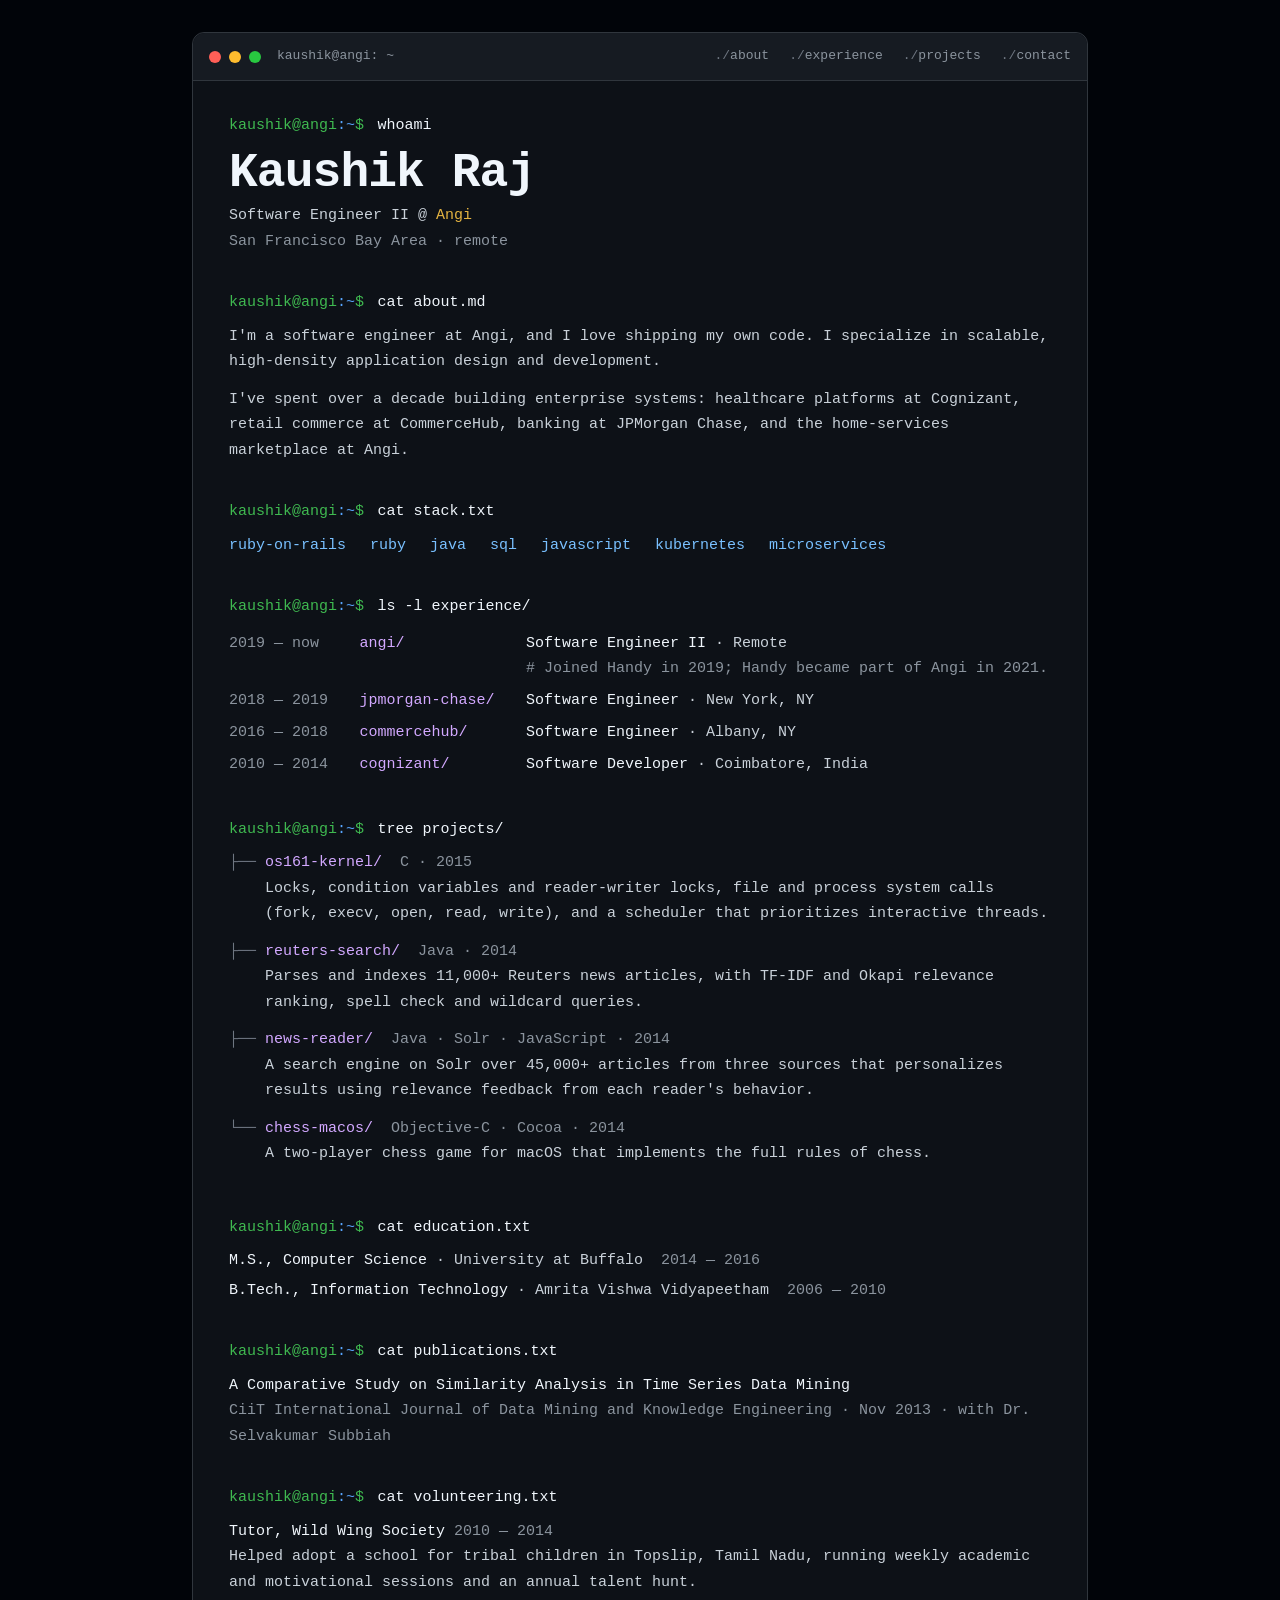
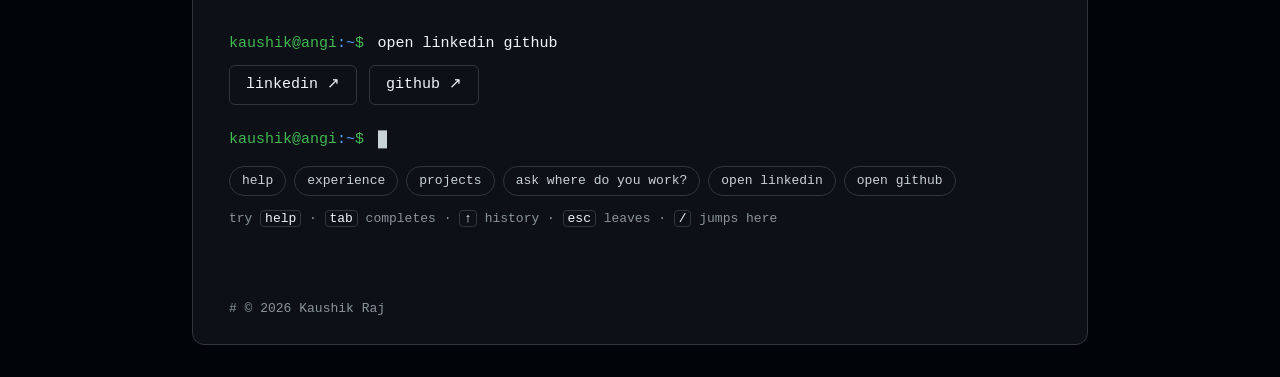
<file: index.html>
<!DOCTYPE html>
<html lang="en">
  <head>
    <meta charset="utf-8">
    <meta name="viewport" content="width=device-width, initial-scale=1">
    <meta name="description" content="Kaushik Raj — Software Engineer II at Angi, building scalable, high-density applications. San Francisco Bay Area.">
    <title>Kaushik Raj</title>
    <link rel="canonical" href="https://kaushgem.github.io/">
    <meta name="color-scheme" content="dark">
    <meta name="theme-color" content="#0d1117">
    <link rel="icon" href="images/favicon.svg" type="image/svg+xml">
    <link rel="apple-touch-icon" href="images/apple-touch-icon.png">

    <meta property="og:type" content="profile">
    <meta property="og:site_name" content="Kaushik Raj">
    <meta property="og:title" content="Kaushik Raj">
    <meta property="og:description" content="Software Engineer II at Angi, building scalable, high-density applications in the San Francisco Bay Area.">
    <meta property="og:url" content="https://kaushgem.github.io/">
    <meta property="og:image" content="https://kaushgem.github.io/images/og-card.png">
    <meta property="og:image:width" content="1200">
    <meta property="og:image:height" content="630">
    <meta property="og:image:alt" content="Terminal window showing: Kaushik Raj, Software Engineer II at Angi, San Francisco Bay Area">
    <meta name="twitter:card" content="summary_large_image">

    <script type="application/ld+json">
      {
        "@context": "https://schema.org",
        "@type": "Person",
        "name": "Kaushik Raj",
        "alternateName": "Kaushik Raj Palanichamy",
        "url": "https://kaushgem.github.io/",
        "jobTitle": "Software Engineer II",
        "worksFor": { "@type": "Organization", "name": "Angi" },
        "homeLocation": { "@type": "Place", "name": "San Francisco Bay Area" },
        "alumniOf": [
          { "@type": "CollegeOrUniversity", "name": "University at Buffalo" },
          { "@type": "CollegeOrUniversity", "name": "Amrita Vishwa Vidyapeetham" }
        ],
        "knowsAbout": ["Ruby on Rails", "Ruby", "Java", "SQL", "JavaScript", "Kubernetes", "Microservices"],
        "sameAs": ["https://www.linkedin.com/in/kaushgem", "https://github.com/kaushgem"]
      }
    </script>

    <link rel="stylesheet" href="stylesheets/stylesheet.css" media="screen">
    <link rel="stylesheet" href="stylesheets/print.css" media="print">
  </head>
  <body>
    <a class="skip-link" href="#main">Skip to content</a>

    <div class="window">
      <header class="titlebar">
        <span class="lights" aria-hidden="true"><span></span><span></span><span></span></span>
        <span class="titlebar__title" aria-hidden="true">kaushik@angi: ~</span>
        <nav class="site-nav" aria-label="Primary">
          <ul>
            <li><a href="#about">about</a></li>
            <li><a href="#experience">experience</a></li>
            <li><a href="#projects">projects</a></li>
            <li><a href="#contact">contact</a></li>
          </ul>
        </nav>
      </header>

      <main id="main" class="term">
        <section class="block block--hero" aria-labelledby="name">
          <p class="cmd" aria-hidden="true"><span class="prompt">kaushik@angi<span class="prompt__path">:~</span>$</span> whoami</p>
          <h1 id="name" class="name">Kaushik Raj</h1>
          <p class="out">Software Engineer II @ <span class="hl">Angi</span></p>
          <p class="out muted">San Francisco Bay Area · remote</p>
        </section>

        <section id="about" class="block" aria-labelledby="about-heading">
          <h2 id="about-heading" class="cmd"><span aria-hidden="true"><span class="prompt">kaushik@angi<span class="prompt__path">:~</span>$</span> cat about.md</span><span class="sr-only">About</span></h2>
          <p class="out">I'm a software engineer at Angi, and I love shipping my own code. I specialize in scalable, high-density application design and development.</p>
          <p class="out">I've spent over a decade building enterprise systems: healthcare platforms at Cognizant, retail commerce at CommerceHub, banking at JPMorgan Chase, and the home-services marketplace at Angi.</p>
        </section>

        <section class="block" aria-labelledby="stack-heading">
          <h2 id="stack-heading" class="cmd"><span aria-hidden="true"><span class="prompt">kaushik@angi<span class="prompt__path">:~</span>$</span> cat stack.txt</span><span class="sr-only">Stack</span></h2>
          <ul class="stack">
            <li>ruby-on-rails</li>
            <li>ruby</li>
            <li>java</li>
            <li>sql</li>
            <li>javascript</li>
            <li>kubernetes</li>
            <li>microservices</li>
          </ul>
        </section>

        <section id="experience" class="block" aria-labelledby="experience-heading">
          <h2 id="experience-heading" class="cmd"><span aria-hidden="true"><span class="prompt">kaushik@angi<span class="prompt__path">:~</span>$</span> ls -l experience/</span><span class="sr-only">Experience</span></h2>
          <ul class="ls">
            <li class="ls__row" data-company="Angi">
              <span class="ls__date">2019 — now</span>
              <span class="ls__dir">angi/</span>
              <span class="ls__info">
                <span class="bright">Software Engineer II</span> · Remote
                <span class="comment"># Joined Handy in 2019; Handy became part of Angi in 2021.</span>
              </span>
            </li>
            <li class="ls__row" data-company="JPMorgan Chase">
              <span class="ls__date">2018 — 2019</span>
              <span class="ls__dir">jpmorgan-chase/</span>
              <span class="ls__info"><span class="bright">Software Engineer</span> · New York, NY</span>
            </li>
            <li class="ls__row" data-company="CommerceHub">
              <span class="ls__date">2016 — 2018</span>
              <span class="ls__dir">commercehub/</span>
              <span class="ls__info"><span class="bright">Software Engineer</span> · Albany, NY</span>
            </li>
            <li class="ls__row" data-company="Cognizant">
              <span class="ls__date">2010 — 2014</span>
              <span class="ls__dir">cognizant/</span>
              <span class="ls__info"><span class="bright">Software Developer</span> · Coimbatore, India</span>
            </li>
          </ul>
        </section>

        <section id="projects" class="block" aria-labelledby="projects-heading">
          <h2 id="projects-heading" class="cmd"><span aria-hidden="true"><span class="prompt">kaushik@angi<span class="prompt__path">:~</span>$</span> tree projects/</span><span class="sr-only">Projects</span></h2>
          <ul class="tree">
            <li class="tree__item">
              <span class="tree__branch" aria-hidden="true">├──</span>
              <div>
                <h3 class="tree__name"><a href="https://github.com/kaushgem/OS161" target="_blank" rel="noopener">os161-kernel/</a> <span class="comment">C · 2015</span></h3>
                <p>Locks, condition variables and reader-writer locks, file and process system calls (fork, execv, open, read, write), and a scheduler that prioritizes interactive threads.</p>
              </div>
            </li>
            <li class="tree__item">
              <span class="tree__branch" aria-hidden="true">├──</span>
              <div>
                <h3 class="tree__name"><a href="https://github.com/kaushgem/NewsIndexer" target="_blank" rel="noopener">reuters-search/</a> <span class="comment">Java · 2014</span></h3>
                <p>Parses and indexes 11,000+ Reuters news articles, with TF-IDF and Okapi relevance ranking, spell check and wildcard queries.</p>
              </div>
            </li>
            <li class="tree__item">
              <span class="tree__branch" aria-hidden="true">├──</span>
              <div>
                <h3 class="tree__name"><a href="https://github.com/kaushgem/PersonalizedNewsReader" target="_blank" rel="noopener">news-reader/</a> <span class="comment">Java · Solr · JavaScript · 2014</span></h3>
                <p>A search engine on Solr over 45,000+ articles from three sources that personalizes results using relevance feedback from each reader's behavior.</p>
              </div>
            </li>
            <li class="tree__item">
              <span class="tree__branch" aria-hidden="true">└──</span>
              <div>
                <h3 class="tree__name"><a href="https://github.com/kaushgem/ChessOSX" target="_blank" rel="noopener">chess-macos/</a> <span class="comment">Objective-C · Cocoa · 2014</span></h3>
                <p>A two-player chess game for macOS that implements the full rules of chess.</p>
              </div>
            </li>
          </ul>
        </section>

        <section id="education" class="block" aria-labelledby="education-heading">
          <h2 id="education-heading" class="cmd"><span aria-hidden="true"><span class="prompt">kaushik@angi<span class="prompt__path">:~</span>$</span> cat education.txt</span><span class="sr-only">Education</span></h2>
          <ul class="plain">
            <li><span class="bright">M.S., Computer Science</span> · University at Buffalo <span class="comment">2014 — 2016</span></li>
            <li><span class="bright">B.Tech., Information Technology</span> · Amrita Vishwa Vidyapeetham <span class="comment">2006 — 2010</span></li>
          </ul>
        </section>

        <section id="writing" class="block" aria-labelledby="writing-heading">
          <h2 id="writing-heading" class="cmd"><span aria-hidden="true"><span class="prompt">kaushik@angi<span class="prompt__path">:~</span>$</span> cat publications.txt</span><span class="sr-only">Publications</span></h2>
          <p class="out"><span class="bright">A Comparative Study on Similarity Analysis in Time Series Data Mining</span><br>
            <span class="muted">CiiT International Journal of Data Mining and Knowledge Engineering · Nov 2013 · with Dr. Selvakumar Subbiah</span></p>
        </section>

        <section id="community" class="block" aria-labelledby="community-heading">
          <h2 id="community-heading" class="cmd"><span aria-hidden="true"><span class="prompt">kaushik@angi<span class="prompt__path">:~</span>$</span> cat volunteering.txt</span><span class="sr-only">Volunteering</span></h2>
          <p class="out"><span class="bright">Tutor, Wild Wing Society</span> <span class="comment">2010 — 2014</span><br>
            Helped adopt a school for tribal children in Topslip, Tamil Nadu, running weekly academic and motivational sessions and an annual talent hunt.</p>
        </section>

        <section id="contact" class="block" aria-labelledby="contact-heading">
          <h2 id="contact-heading" class="cmd"><span aria-hidden="true"><span class="prompt">kaushik@angi<span class="prompt__path">:~</span>$</span> open linkedin github</span><span class="sr-only">Contact</span></h2>
          <ul class="links">
            <li><a class="btn" href="https://www.linkedin.com/in/kaushgem" target="_blank" rel="me noopener">linkedin ↗</a></li>
            <li><a class="btn" href="https://github.com/kaushgem" target="_blank" rel="me noopener">github ↗</a></li>
          </ul>
          <p class="cmd cmd--idle" aria-hidden="true"><span class="prompt">kaushik@angi<span class="prompt__path">:~</span>$</span> <span class="cursor"></span></p>
        </section>
      </main>

      <footer class="site-footer">
        <p><span class="comment">#</span> &copy; <span data-year></span> Kaushik Raj</p>
      </footer>
    </div>

    <script src="javascripts/main.js" defer></script>
    <!-- Optional interactive shell; delete this line (and shell.js/shell.css) to remove it -->
    <script src="javascripts/shell.js" defer></script>
  </body>
</html>
</file>
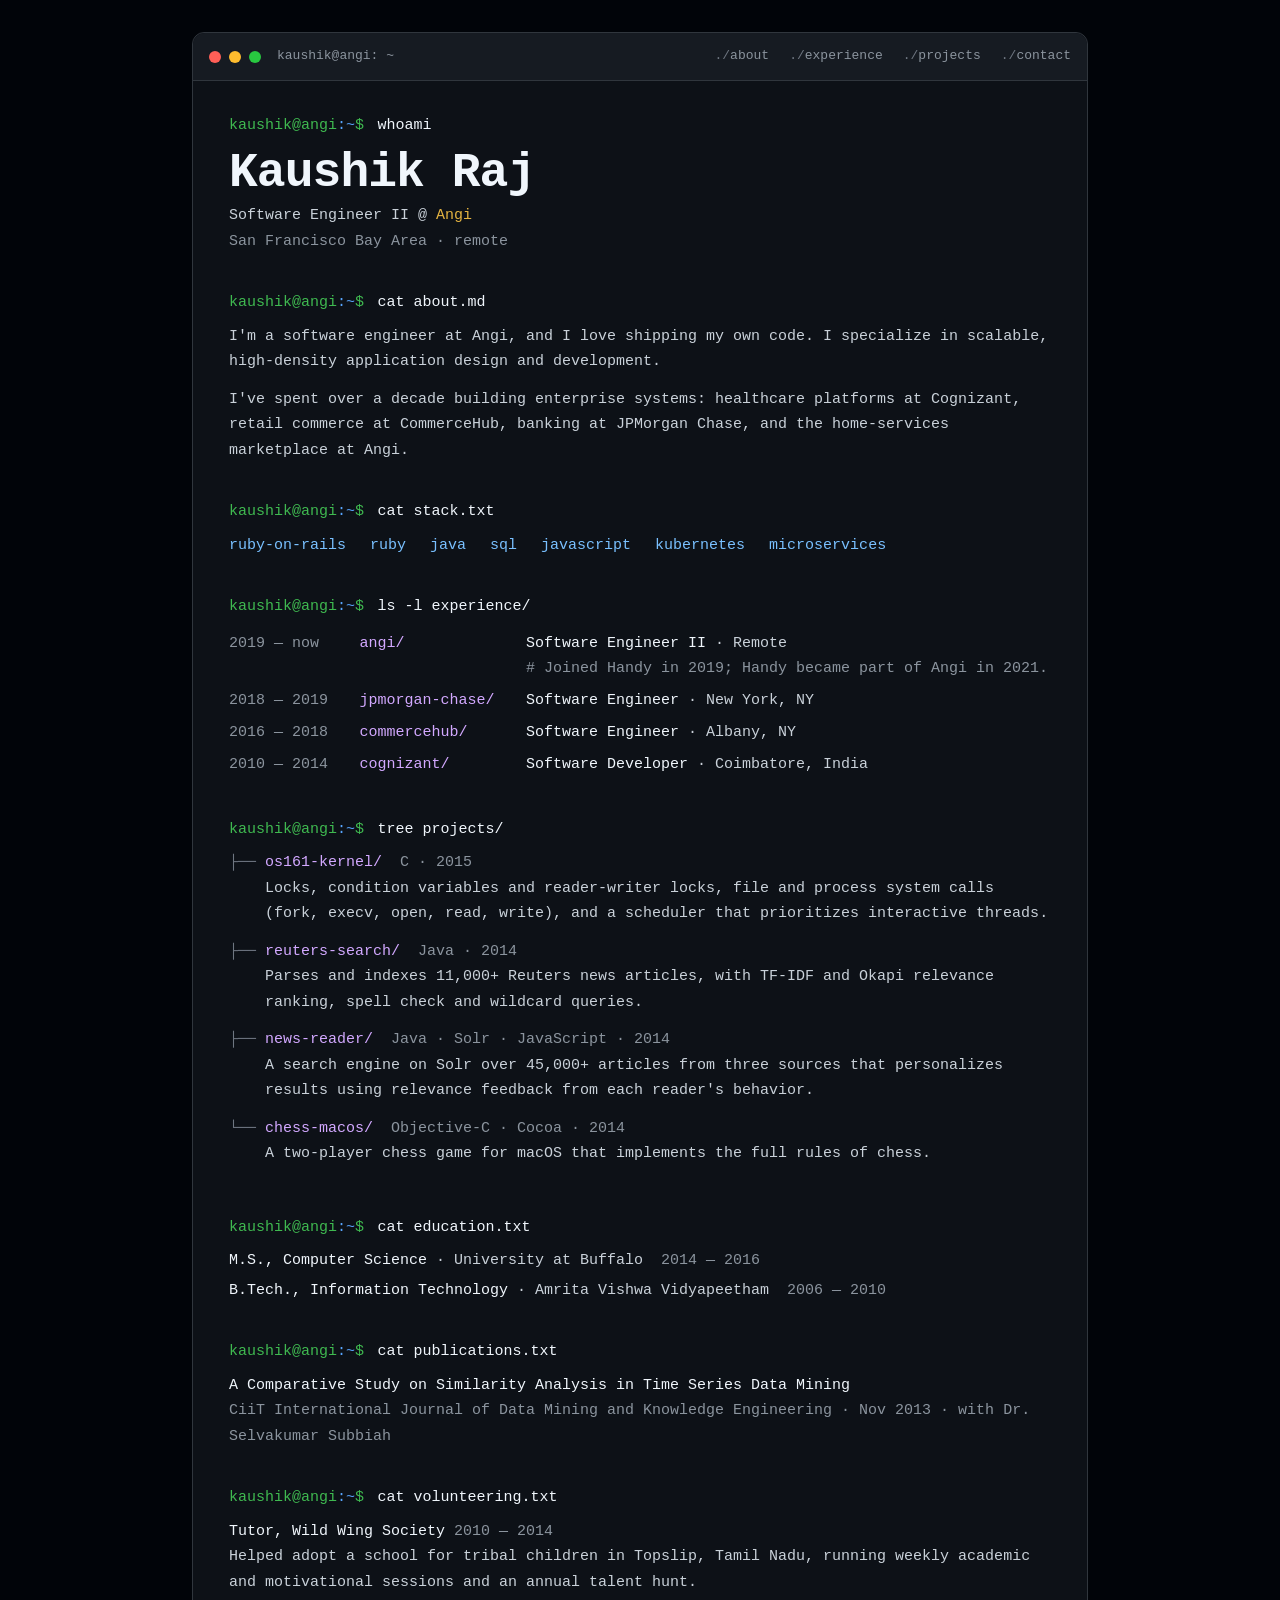
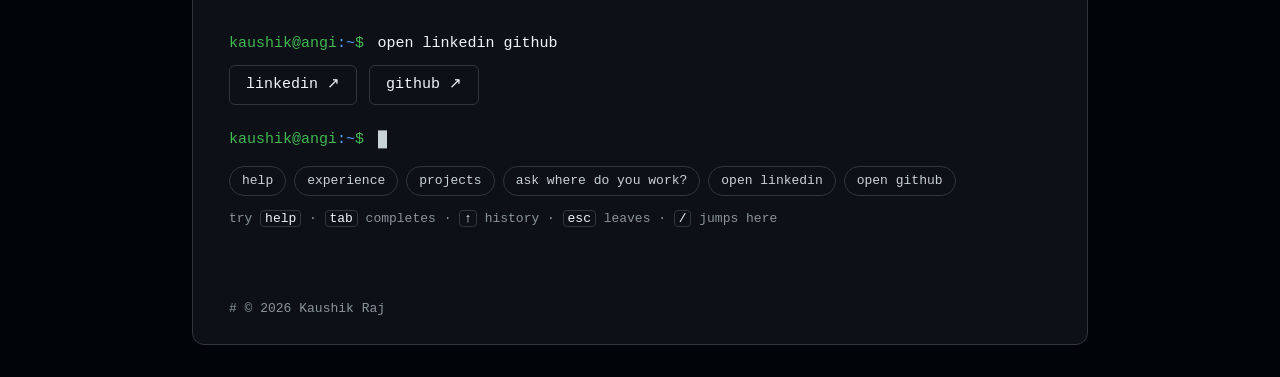
<file: resume/index.html>
<!DOCTYPE html>
<html lang="en">
  <head>
    <meta charset="utf-8">
    <title>Redirecting to my résumé…</title>
    <meta name="robots" content="noindex">
    <meta http-equiv="refresh" content="0; url=/?print=1">
    <script>location.replace("/?print=1");</script>
  </head>
  <body>
    <p>Redirecting to <a href="/?print=1">the printable résumé</a>…</p>
  </body>
</html>
</file>
<file: stylesheets/stylesheet.css>
:root {
  --color-page: #010409;
  --color-bg: #0d1117;
  --color-chrome: #161b22;
  --color-border: #30363d;
  --color-text: #c9d1d9;
  --color-bright: #f0f6fc;
  --color-muted: #8b949e;
  --color-green: #3fb950;
  --color-blue: #79c0ff;
  --color-purple: #d2a8ff;
  --color-amber: #e3b341;
  --color-link: #58a6ff;
  --font-mono: ui-monospace, "SF Mono", SFMono-Regular, Menlo, Consolas, "Liberation Mono", monospace;
  --titlebar-height: 3rem;
  color-scheme: dark;
}

*,
*::before,
*::after {
  box-sizing: border-box;
}

html {
  scroll-behavior: smooth;
}

@media (prefers-reduced-motion: reduce) {
  html {
    scroll-behavior: auto;
  }
}

body {
  margin: 0;
  background: var(--color-page);
  color: var(--color-text);
  font-family: var(--font-mono);
  font-size: 0.9375rem;
  line-height: 1.7;
  -webkit-font-smoothing: antialiased;
}

p,
ul,
h1,
h2,
h3 {
  margin: 0;
}

ul {
  list-style: none;
  padding: 0;
}

a {
  color: var(--color-link);
  text-decoration: none;
}

a:hover {
  text-decoration: underline;
}

a:focus-visible {
  outline: 2px solid var(--color-link);
  outline-offset: 3px;
  border-radius: 3px;
}

.sr-only {
  position: absolute;
  width: 1px;
  height: 1px;
  margin: -1px;
  padding: 0;
  overflow: hidden;
  clip: rect(0 0 0 0);
  white-space: nowrap;
  border: 0;
}

.skip-link {
  position: absolute;
  left: -9999px;
  top: 0.75rem;
  z-index: 100;
  padding: 0.5rem 1rem;
  background: var(--color-green);
  color: var(--color-page);
  border-radius: 6px;
}

.skip-link:focus {
  left: 0.75rem;
}

/* Window */

.window {
  max-width: 56rem;
  margin: 2rem auto;
  background: var(--color-bg);
  border: 1px solid var(--color-border);
  border-radius: 12px;
}

.titlebar {
  position: sticky;
  top: 0;
  z-index: 10;
  display: flex;
  align-items: center;
  gap: 1rem;
  min-height: var(--titlebar-height);
  padding: 0.5rem 1rem;
  background: var(--color-chrome);
  border-bottom: 1px solid var(--color-border);
  border-radius: 12px 12px 0 0;
}

.lights {
  display: flex;
  gap: 0.5rem;
}

.lights span {
  width: 0.75rem;
  height: 0.75rem;
  border-radius: 50%;
  background: #ff5f57;
}

.lights span:nth-child(2) {
  background: #febc2e;
}

.lights span:nth-child(3) {
  background: #28c840;
}

.titlebar__title {
  font-size: 0.8125rem;
  color: var(--color-muted);
}

.site-nav {
  margin-left: auto;
}

.site-nav ul {
  display: flex;
  flex-wrap: wrap;
  gap: 0 1.25rem;
}

.site-nav a {
  display: inline-block;
  padding: 0.25rem 0;
  font-size: 0.8125rem;
  color: var(--color-muted);
}

.site-nav a::before {
  content: "./";
  color: #6e7681;
}

.site-nav a:hover {
  color: var(--color-bright);
  text-decoration: none;
}

/* Terminal output */

.term {
  padding: 2rem 2.25rem 1rem;
}

.block {
  margin-bottom: 2.25rem;
  scroll-margin-top: calc(var(--titlebar-height) + 1.5rem);
}

.cmd {
  margin-bottom: 0.5rem;
  font-size: inherit;
  font-weight: 400;
  color: var(--color-bright);
}

.prompt {
  color: var(--color-green);
  margin-right: 0.5ch;
}

.prompt__path {
  color: var(--color-link);
}

.name {
  margin: 0.25rem 0 0.25rem;
  font-size: clamp(2rem, 6vw, 3rem);
  font-weight: 600;
  line-height: 1.1;
  letter-spacing: -0.02em;
  color: var(--color-bright);
}

.out + .out {
  margin-top: 0.75rem;
}

.block--hero .out + .out {
  margin-top: 0;
}

.bright {
  color: var(--color-bright);
}

.muted {
  color: var(--color-muted);
}

.comment {
  color: var(--color-muted);
}

.hl {
  color: var(--color-amber);
}

.stack {
  display: flex;
  flex-wrap: wrap;
  gap: 0.25rem 1.5rem;
  color: var(--color-blue);
}

/* ls -l experience/ */

.ls__row {
  display: grid;
  grid-template-columns: 13ch 17ch minmax(0, 1fr);
  gap: 0 1.5ch;
  padding: 0.2rem 0;
}

.ls__date {
  color: var(--color-muted);
}

.ls__dir {
  color: var(--color-purple);
}

.ls__info .comment {
  display: block;
}

/* tree projects/ */

.tree__item {
  display: grid;
  grid-template-columns: 4ch minmax(0, 1fr);
  padding-bottom: 0.75rem;
}

.tree__branch {
  color: #6e7681;
}

.tree__name {
  font-size: inherit;
  font-weight: 400;
}

.tree__name a {
  color: var(--color-purple);
}

.tree__name .comment {
  margin-left: 1ch;
}

.plain li + li {
  margin-top: 0.25rem;
}

.plain .comment {
  margin-left: 1ch;
}

/* Contact */

.links {
  display: flex;
  flex-wrap: wrap;
  gap: 0.75rem;
  margin: 0.25rem 0 1.25rem;
}

.btn {
  display: inline-block;
  padding: 0.4rem 1rem;
  color: var(--color-bright);
  border: 1px solid var(--color-border);
  border-radius: 6px;
}

.btn:hover {
  background: var(--color-chrome);
  border-color: var(--color-green);
  text-decoration: none;
}

.cmd--idle {
  margin-bottom: 0;
}

.cursor {
  display: inline-block;
  width: 0.6em;
  height: 1.15em;
  vertical-align: text-bottom;
  background: var(--color-text);
  animation: blink 1.1s steps(1) infinite;
}

@keyframes blink {
  50% {
    opacity: 0;
  }
}

@media (prefers-reduced-motion: reduce) {
  .cursor {
    animation: none;
  }
}

.site-footer {
  padding: 1rem 2.25rem 1.5rem;
  font-size: 0.8125rem;
  color: var(--color-muted);
}

/* Small screens: drop the window chrome and let the terminal fill the page */

@media (max-width: 40rem) {
  body {
    font-size: 0.875rem;
    background: var(--color-bg);
  }

  .window {
    margin: 0;
    border: none;
    border-radius: 0;
  }

  .titlebar {
    border-radius: 0;
    padding: 0.25rem 1rem;
  }

  .lights,
  .titlebar__title {
    display: none;
  }

  .site-nav {
    flex: 1;
  }

  .site-nav ul {
    justify-content: space-between;
    gap: 0;
  }

  .site-nav a {
    padding: 0.5rem 0;
  }

  .term {
    padding: 1.5rem 1rem 0.5rem;
  }

  .site-footer {
    padding: 1rem 1rem 1.5rem;
  }

  .ls__row {
    grid-template-columns: 13ch minmax(0, 1fr);
    padding: 0.4rem 0;
  }

  .ls__info {
    grid-column: 1 / -1;
  }

  .tree__item {
    grid-template-columns: 3.5ch minmax(0, 1fr);
  }
}
</file>
<file: stylesheets/print.css>
@page {
  margin: 1.5cm;
}

body {
  background: #fff !important;
  color: #000 !important;
  font-family: Georgia, "Times New Roman", serif;
  font-size: 11pt;
  line-height: 1.45;
}

.skip-link,
.titlebar,
.cmd [aria-hidden="true"],
.cmd--idle,
.tree__branch,
.block--hero > .cmd {
  display: none !important;
}

ul {
  list-style: none;
  padding: 0;
}

.name {
  font-size: 22pt;
  margin: 0;
}

.block--hero p {
  margin: 0;
}

.stack li {
  display: inline;
}

.stack li + li::before {
  content: " · ";
}

.block {
  margin-bottom: 1.25rem;
  page-break-inside: avoid;
}

.cmd {
  font-size: 13pt;
  margin: 0 0 0.35rem;
  border-bottom: 1px solid #999;
}

.tree__name {
  font-size: 11pt;
  margin: 0.5rem 0 0.1rem;
}

.ls__row > span {
  margin-right: 0.75em;
}

.comment {
  color: #555;
}

a {
  color: #000;
}

a[href^="http"]::after {
  content: " (" attr(href) ")";
  font-size: 0.85em;
  word-break: break-all;
}
</file>
